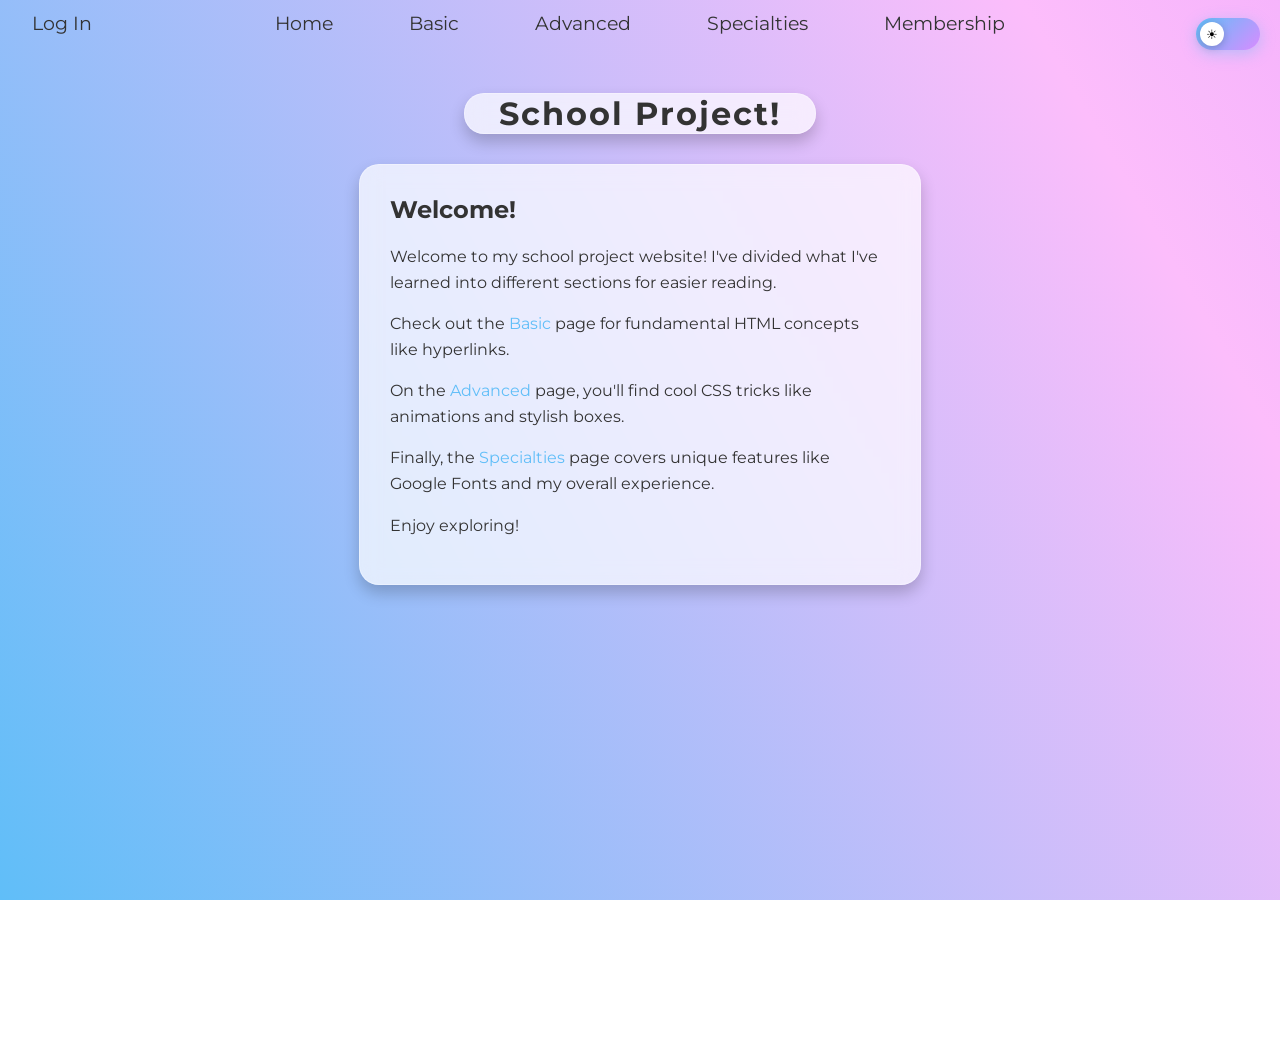
<file: index.html>
<!DOCTYPE html>
<html>
    <head>
        <title>School Project!</title>
        <link rel="stylesheet" href="style.css">
        <link rel="preconnect" href="https://fonts.googleapis.com">
        <link rel="preconnect" href="https://fonts.gstatic.com" crossorigin>
        <link href="https://fonts.googleapis.com/css2?family=Fredoka:wght@300..700&family=Montserrat:ital,wght@0,100..900;1,100..900&family=Poppins:ital,wght@0,100;0,200;0,300;0,400;0,500;0,600;0,700;0,800;0,900;1,100;1,200;1,300;1,400;1,500;1,600;1,700;1,800;1,900&display=swap" rel="stylesheet">
        <script src="Java/script.js" defer></script>
    </head>

    <body>
        <nav class="menu">
            <a href="/School-Website/" class="menu-item">Home</a>
            <a href="/School-Website/basic/" class="menu-item">Basic</a>
            <a href="/School-Website/advanced/" class="menu-item">Advanced</a>
            <a href="/School-Website/specialties/" class="menu-item">Specialties</a>
            <a href="/School-Website/Payment/" class="menu-item">Membership</a>
        </nav>

        <div class="auth-corner">
            <button id="openLoginButton" class="menu-item" type="button">Log In</button>
            <button id="logoutButton" class="menu-item" type="button" hidden>Log Out</button>
        </div>

        <div class="snowflakes" aria-hidden="true">
            <div class="snowflake"></div>
            <div class="snowflake"></div>
            <div class="snowflake"></div>
            <div class="snowflake"></div>
            <div class="snowflake"></div>
            <div class="snowflake"></div>
            <div class="snowflake"></div>
            <div class="snowflake"></div>
            <div class="snowflake"></div>
            <div class="snowflake"></div>
        </div>

        <div class="bg-container">
            <div class="box">
                <h1>School Project!</h1>
            </div>

            <div class="box content-box">
                <h2>Welcome!</h2>
                <p>Welcome to my school project website! I've divided what I've learned into different sections for easier reading.</p>
                <p>Check out the <a href="/School-Project/basic/">Basic</a> page for fundamental HTML concepts like hyperlinks.</p>
                <p>On the <a href="/School-Project/advanced/">Advanced</a> page, you'll find cool CSS tricks like animations and stylish boxes.</p>
                <p>Finally, the <a href="/School-Project/specialties/">Specialties</a> page covers unique features like Google Fonts and my overall experience.</p>
                <p>Enjoy exploring!</p>
            </div>

            <div id="specializationSection" class="box content-box specialization-box" hidden>
                <h2>Your Video Path</h2>
                <p id="specializationSummary">Answer the questions after login to generate your personalized path.</p>
                <ul id="videoList" class="video-list"></ul>
            </div>
        </div>

        <div id="overlay" class="passcode-overlay" aria-modal="true" role="dialog" hidden>
            <div class="passcode-card">
                <div id="loginStep" class="auth-step">
                    <p class="passcode-label">Login</p>
                    <input id="username" class="auth-input" type="text" placeholder="Username" autocomplete="username">
                    <input id="password" class="auth-input" type="password" placeholder="Password" autocomplete="current-password">
                    <button id="loginSubmitButton" class="auth-button" type="button">Continue</button>
                    <p id="authMessage" class="passcode-message" aria-live="polite"></p>
                </div>

                <form id="quizStep" class="auth-step hidden">
                    <p class="passcode-label">Personalize Your Learning</p>
                    <p class="quiz-help">Answer 5 quick questions so we can recommend your videos (A-Z).</p>
                    <div class="quiz-grid">
                        <label>1. What do you want to focus on?
                            <select id="q1" required>
                                <option value="">Select one</option>
                                <option value="frontend">Frontend</option>
                                <option value="backend">Backend</option>
                                <option value="design">Design/UI</option>
                                <option value="fullstack">Full Stack</option>
                            </select>
                        </label>
                        <label>2. Preferred lesson length?
                            <select id="q2" required>
                                <option value="">Select one</option>
                                <option value="quick">Quick lessons</option>
                                <option value="balanced">Balanced</option>
                                <option value="deep">Deep dives</option>
                            </select>
                        </label>
                        <label>3. Current skill level?
                            <select id="q3" required>
                                <option value="">Select one</option>
                                <option value="beginner">Beginner</option>
                                <option value="intermediate">Intermediate</option>
                                <option value="advanced">Advanced</option>
                            </select>
                        </label>
                        <label>4. How do you like to learn?
                            <select id="q4" required>
                                <option value="">Select one</option>
                                <option value="projects">Project based</option>
                                <option value="theory">Theory first</option>
                                <option value="mixed">Mixed approach</option>
                            </select>
                        </label>
                        <label>5. Pick your most important topic:
                            <select id="q5" required>
                                <option value="">Select one</option>
                                <option value="html">HTML</option>
                                <option value="css">CSS</option>
                                <option value="javascript">JavaScript</option>
                                <option value="accessibility">Accessibility</option>
                                <option value="performance">Performance</option>
                            </select>
                        </label>
                    </div>
                    <button class="auth-button" type="submit">Get My Video Plan</button>
                    <p id="quizMessage" class="passcode-message" aria-live="polite"></p>
                </form>
            </div>
        </div>

        <div class="theme-toggle">
            <button class="toggle-track" id="themeToggle" aria-label="Toggle dark mode">
                <div class="toggle-thumb">
                    <span class="toggle-icon-sun">&#9728;</span>
                    <span class="toggle-icon-moon">&#127769;</span>
                </div>
            </button>
        </div>
    </body>
</html>
</file>
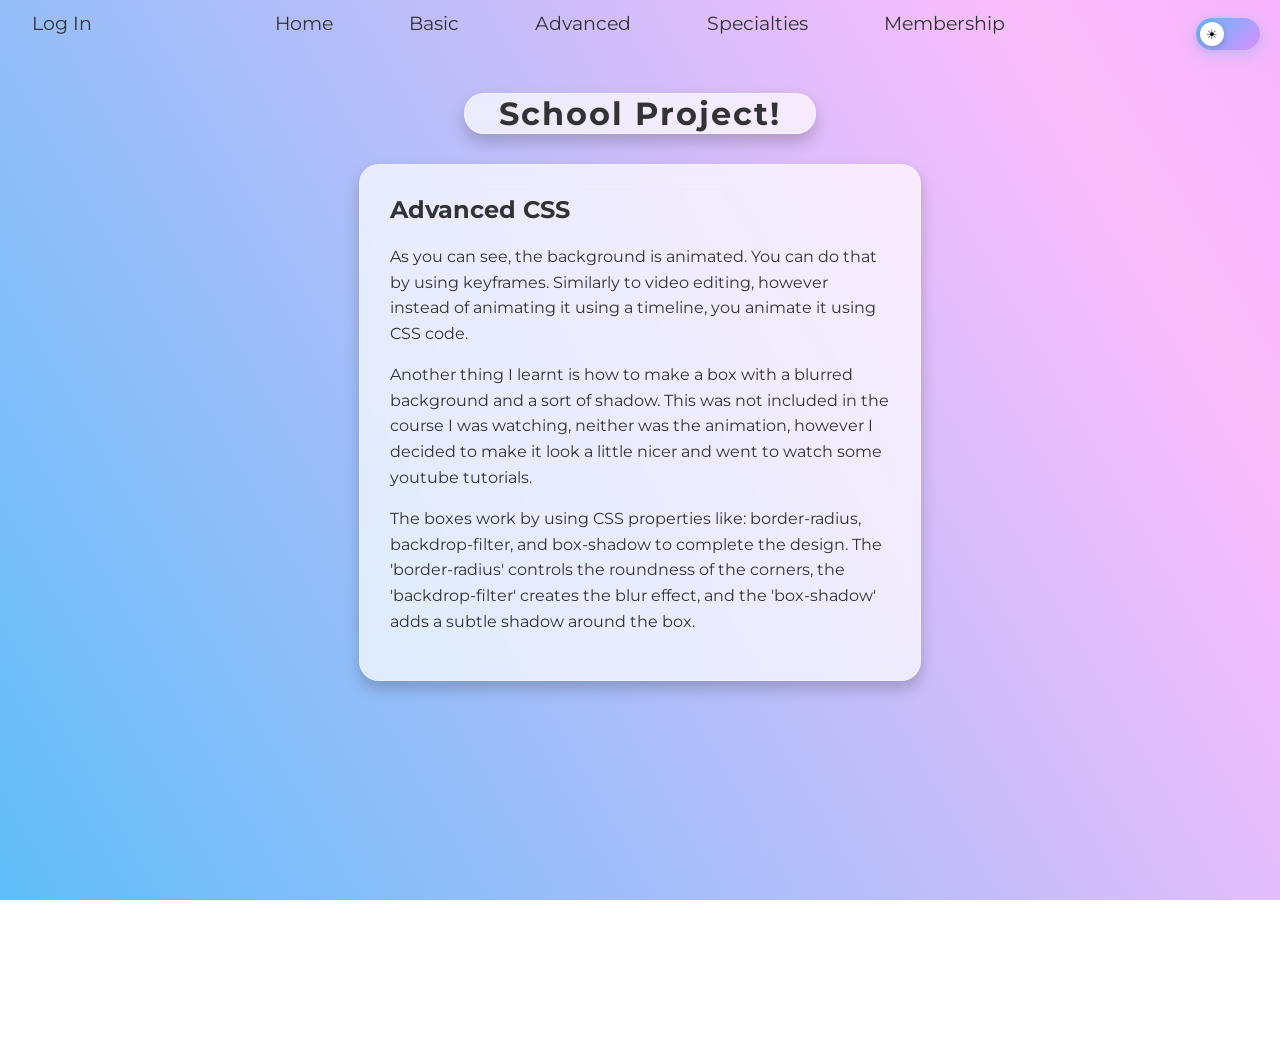
<file: advanced/index.html>
<!DOCTYPE html>
<html>
<head>
    <title>Advanced - School Project!</title>
    <link rel="stylesheet" href="../style.css">
    <link rel="preconnect" href="https://fonts.googleapis.com">
    <link rel="preconnect" href="https://fonts.gstatic.com" crossorigin>
    <link href="https://fonts.googleapis.com/css2?family=Fredoka:wght@300..700&family=Montserrat:ital,wght@0,100..900;1,100..900&family=Poppins:ital,wght@0,100;0,200;0,300;0,400;0,500;0,600;0,700;0,800;0,900;1,100;1,200;1,300;1,400;1,500;1,600;1,700;1,800;1,900&display=swap" rel="stylesheet">
    <script src="../Java/script.js" defer></script>
</head>
<body>
    <nav class="menu">
            <a href="/School-Website/" class="menu-item">Home</a>
            <a href="/School-Website/basic/" class="menu-item">Basic</a>
            <a href="/School-Website/advanced/" class="menu-item">Advanced</a>
            <a href="/School-Website/specialties/" class="menu-item">Specialties</a>
            <a href="/School-Website/Payment/" class="menu-item">Membership</a>
    </nav>

    <div class="auth-corner">
        <button id="openLoginButton" class="menu-item" type="button">Log In</button>
        <button id="logoutButton" class="menu-item" type="button" hidden>Log Out</button>
    </div>

    <div class="snowflakes" aria-hidden="true">
        <div class="snowflake"></div>
        <div class="snowflake"></div>
        <div class="snowflake"></div>
        <div class="snowflake"></div>
        <div class="snowflake"></div>
        <div class="snowflake"></div>
        <div class="snowflake"></div>
        <div class="snowflake"></div>
        <div class="snowflake"></div>
        <div class="snowflake"></div>
    </div>

    <div class="bg-container">
        <div class="box">
            <h1>School Project!</h1>
        </div>
        <div class="box content-box">
            <h2>Advanced CSS</h2>
            <p>As you can see, the background is animated. You can do that by using keyframes. Similarly to video editing, however instead of animating it using a timeline, you animate it using CSS code.</p>
            <p>Another thing I learnt is how to make a box with a blurred background and a sort of shadow. This was not included in the course I was watching, neither was the animation, however I decided to make it look a little nicer and went to watch some youtube tutorials.</p>
            <p>The boxes work by using CSS properties like: border-radius, backdrop-filter, and box-shadow to complete the design. The 'border-radius' controls the roundness of the corners, the 'backdrop-filter' creates the blur effect, and the 'box-shadow' adds a subtle shadow around the box.</p>
        </div>
    </div>

    <div id="overlay" class="passcode-overlay" aria-modal="true" role="dialog" hidden>
        <div class="passcode-card">
            <div id="loginStep" class="auth-step">
                <p class="passcode-label">Login</p>
                <input id="username" class="auth-input" type="text" placeholder="Username" autocomplete="username">
                <input id="password" class="auth-input" type="password" placeholder="Password" autocomplete="current-password">
                <button id="loginSubmitButton" class="auth-button" type="button">Continue</button>
                <p id="authMessage" class="passcode-message" aria-live="polite"></p>
            </div>

            <form id="quizStep" class="auth-step hidden">
                <p class="passcode-label">Personalize Your Learning</p>
                <p class="quiz-help">Answer 5 quick questions so we can recommend your videos (A-Z).</p>
                <div class="quiz-grid">
                    <label>1. What do you want to focus on?
                        <select id="q1" required>
                            <option value="">Select one</option>
                            <option value="frontend">Frontend</option>
                            <option value="backend">Backend</option>
                            <option value="design">Design/UI</option>
                            <option value="fullstack">Full Stack</option>
                        </select>
                    </label>
                    <label>2. Preferred lesson length?
                        <select id="q2" required>
                            <option value="">Select one</option>
                            <option value="quick">Quick lessons</option>
                            <option value="balanced">Balanced</option>
                            <option value="deep">Deep dives</option>
                        </select>
                    </label>
                    <label>3. Current skill level?
                        <select id="q3" required>
                            <option value="">Select one</option>
                            <option value="beginner">Beginner</option>
                            <option value="intermediate">Intermediate</option>
                            <option value="advanced">Advanced</option>
                        </select>
                    </label>
                    <label>4. How do you like to learn?
                        <select id="q4" required>
                            <option value="">Select one</option>
                            <option value="projects">Project based</option>
                            <option value="theory">Theory first</option>
                            <option value="mixed">Mixed approach</option>
                        </select>
                    </label>
                    <label>5. Pick your most important topic:
                        <select id="q5" required>
                            <option value="">Select one</option>
                            <option value="html">HTML</option>
                            <option value="css">CSS</option>
                            <option value="javascript">JavaScript</option>
                            <option value="accessibility">Accessibility</option>
                            <option value="performance">Performance</option>
                        </select>
                    </label>
                </div>
                <button class="auth-button" type="submit">Get My Video Plan</button>
                <p id="quizMessage" class="passcode-message" aria-live="polite"></p>
            </form>
        </div>
    </div>

    <div class="theme-toggle">
        <button class="toggle-track" id="themeToggle" aria-label="Toggle dark mode">
            <div class="toggle-thumb">
                <span class="toggle-icon-sun">&#9728;</span>
                <span class="toggle-icon-moon">&#127769;</span>
            </div>
        </button>
    </div>
</body>
</html>
</file>
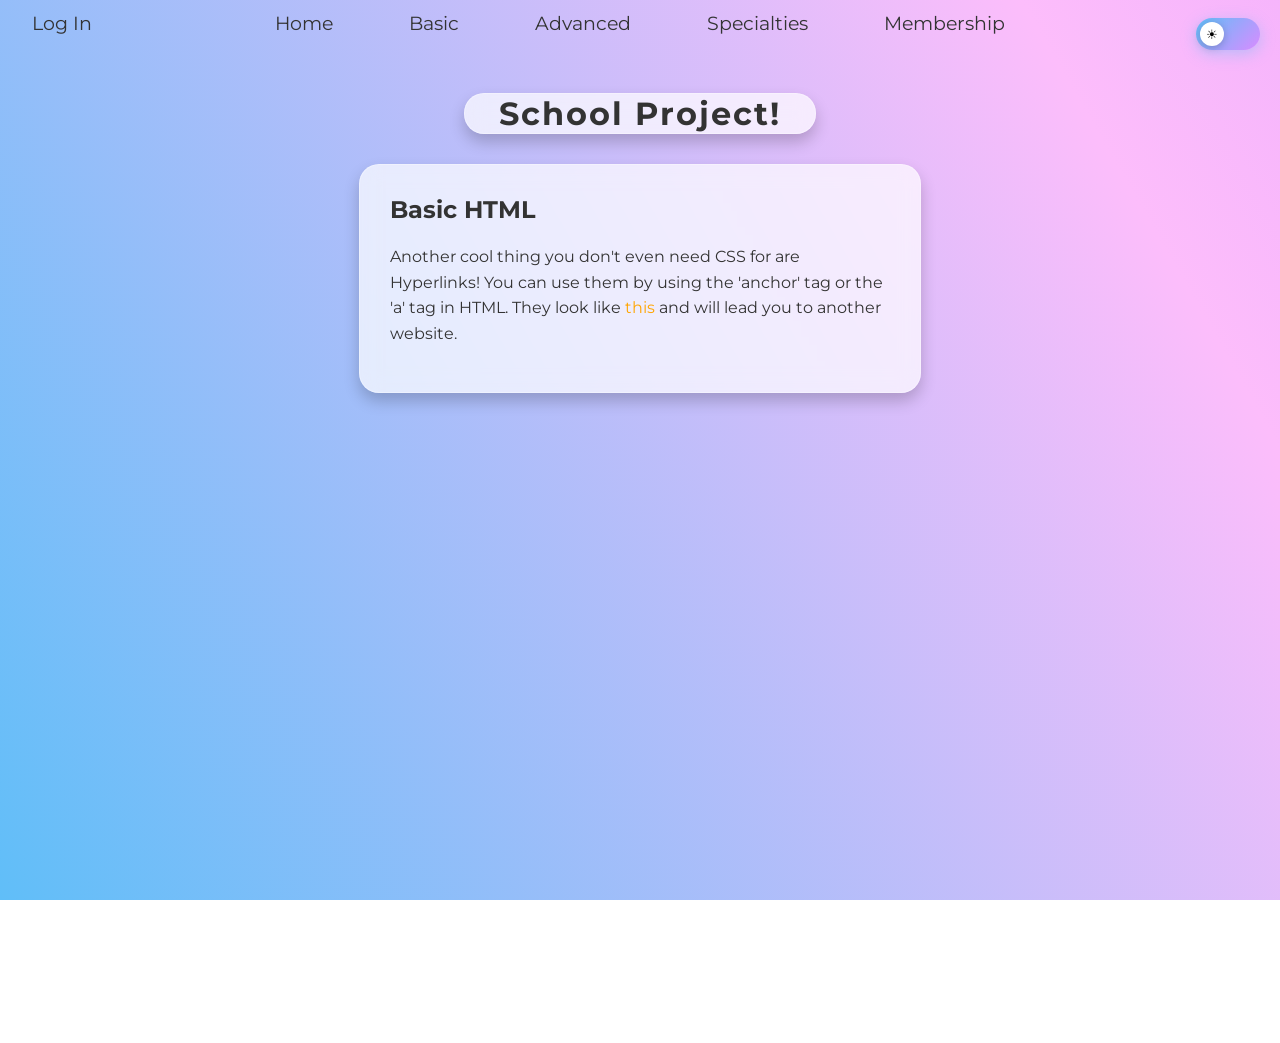
<file: basic/index.html>
<!DOCTYPE html>
<html>
<head>
    <title>Basic - School Project!</title>
    <link rel="stylesheet" href="../style.css">
    <link rel="preconnect" href="https://fonts.googleapis.com">
    <link rel="preconnect" href="https://fonts.gstatic.com" crossorigin>
    <link href="https://fonts.googleapis.com/css2?family=Fredoka:wght@300..700&family=Montserrat:ital,wght@0,100..900;1,100..900&family=Poppins:ital,wght@0,100;0,200;0,300;0,400;0,500;0,600;0,700;0,800;0,900;1,100;1,200;1,300;1,400;1,500;1,600;1,700;1,800;1,900&display=swap" rel="stylesheet">
    <script src="../Java/script.js" defer></script>
</head>
<body>
    <nav class="menu">
            <a href="/School-Website/" class="menu-item">Home</a>
            <a href="/School-Website/basic/" class="menu-item">Basic</a>
            <a href="/School-Website/advanced/" class="menu-item">Advanced</a>
            <a href="/School-Website/specialties/" class="menu-item">Specialties</a>
            <a href="/School-Website/Payment/" class="menu-item">Membership</a>
    </nav>

    <div class="auth-corner">
        <button id="openLoginButton" class="menu-item" type="button">Log In</button>
        <button id="logoutButton" class="menu-item" type="button" hidden>Log Out</button>
    </div>

    <div class="snowflakes" aria-hidden="true">
        <div class="snowflake"></div>
        <div class="snowflake"></div>
        <div class="snowflake"></div>
        <div class="snowflake"></div>
        <div class="snowflake"></div>
        <div class="snowflake"></div>
        <div class="snowflake"></div>
        <div class="snowflake"></div>
        <div class="snowflake"></div>
        <div class="snowflake"></div>
    </div>

    <div class="bg-container">
        <div class="box">
            <h1>School Project!</h1>
        </div>
        <div class="box content-box">
            <h2>Basic HTML</h2>
            <p>Another cool thing you don't even need CSS for are Hyperlinks! You can use them by using the 'anchor' tag or the 'a' tag in HTML. They look like <a style="color: orange;" href="https://www.pholectify.com" target="_blank">this</a> and will lead you to another website.</p>
        </div>
    </div>

    <div id="overlay" class="passcode-overlay" aria-modal="true" role="dialog" hidden>
        <div class="passcode-card">
            <div id="loginStep" class="auth-step">
                <p class="passcode-label">Login</p>
                <input id="username" class="auth-input" type="text" placeholder="Username" autocomplete="username">
                <input id="password" class="auth-input" type="password" placeholder="Password" autocomplete="current-password">
                <button id="loginSubmitButton" class="auth-button" type="button">Continue</button>
                <p id="authMessage" class="passcode-message" aria-live="polite"></p>
            </div>

            <form id="quizStep" class="auth-step hidden">
                <p class="passcode-label">Personalize Your Learning</p>
                <p class="quiz-help">Answer 5 quick questions so we can recommend your videos (A-Z).</p>
                <div class="quiz-grid">
                    <label>1. What do you want to focus on?
                        <select id="q1" required>
                            <option value="">Select one</option>
                            <option value="frontend">Frontend</option>
                            <option value="backend">Backend</option>
                            <option value="design">Design/UI</option>
                            <option value="fullstack">Full Stack</option>
                        </select>
                    </label>
                    <label>2. Preferred lesson length?
                        <select id="q2" required>
                            <option value="">Select one</option>
                            <option value="quick">Quick lessons</option>
                            <option value="balanced">Balanced</option>
                            <option value="deep">Deep dives</option>
                        </select>
                    </label>
                    <label>3. Current skill level?
                        <select id="q3" required>
                            <option value="">Select one</option>
                            <option value="beginner">Beginner</option>
                            <option value="intermediate">Intermediate</option>
                            <option value="advanced">Advanced</option>
                        </select>
                    </label>
                    <label>4. How do you like to learn?
                        <select id="q4" required>
                            <option value="">Select one</option>
                            <option value="projects">Project based</option>
                            <option value="theory">Theory first</option>
                            <option value="mixed">Mixed approach</option>
                        </select>
                    </label>
                    <label>5. Pick your most important topic:
                        <select id="q5" required>
                            <option value="">Select one</option>
                            <option value="html">HTML</option>
                            <option value="css">CSS</option>
                            <option value="javascript">JavaScript</option>
                            <option value="accessibility">Accessibility</option>
                            <option value="performance">Performance</option>
                        </select>
                    </label>
                </div>
                <button class="auth-button" type="submit">Get My Video Plan</button>
                <p id="quizMessage" class="passcode-message" aria-live="polite"></p>
            </form>
        </div>
    </div>

    <div class="theme-toggle">
        <button class="toggle-track" id="themeToggle" aria-label="Toggle dark mode">
            <div class="toggle-thumb">
                <span class="toggle-icon-sun">&#9728;</span>
                <span class="toggle-icon-moon">&#127769;</span>
            </div>
        </button>
    </div>
</body>
</html>
</file>
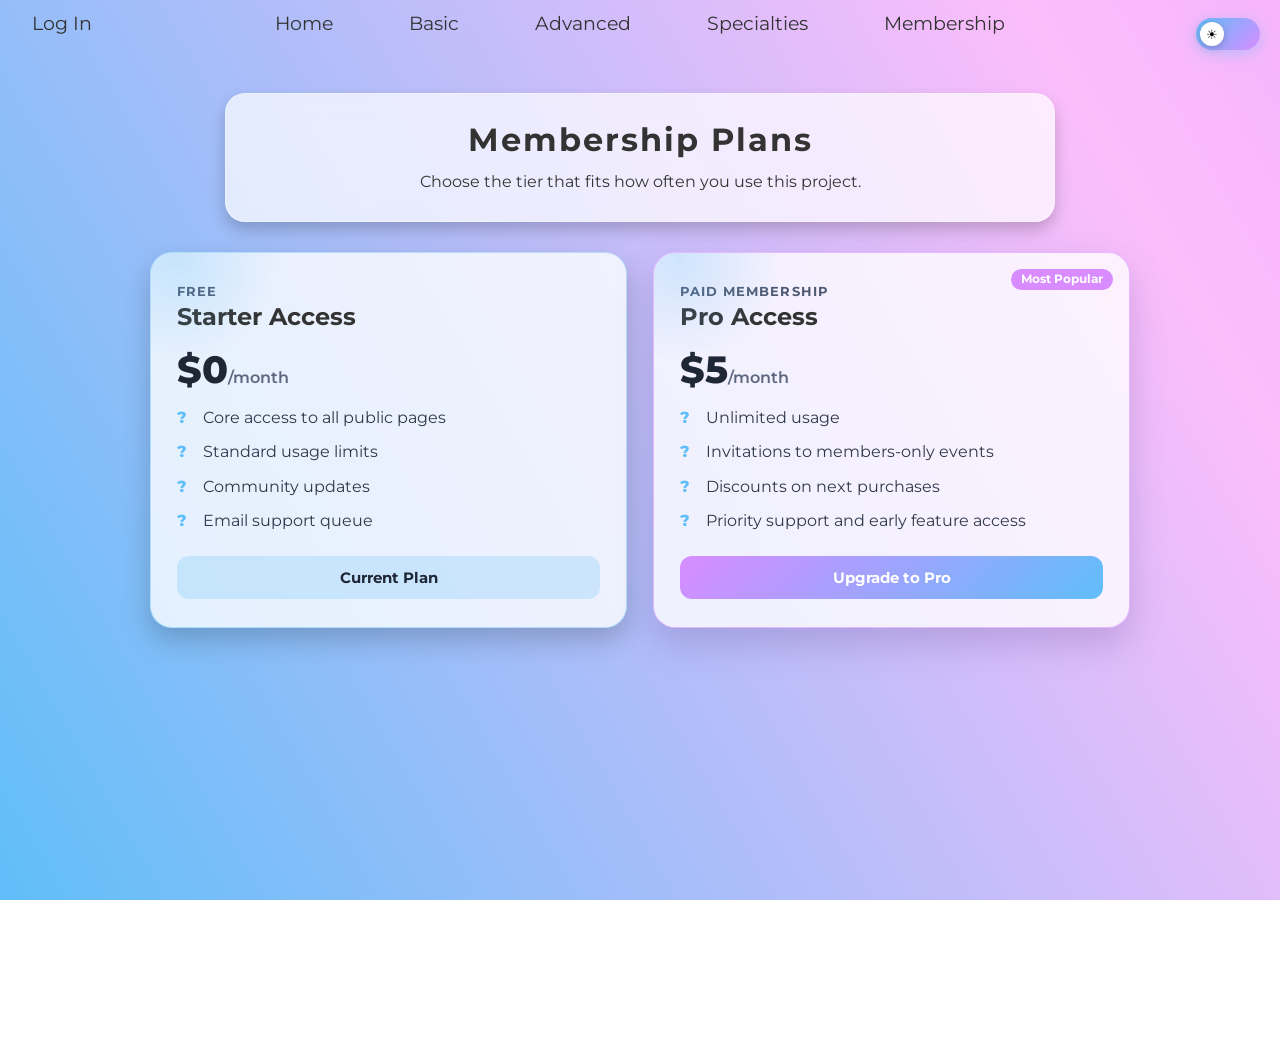
<file: Payment/index.html>
<!DOCTYPE html>
<html>
<head>
    <title>Membership - School Project!</title>
    <link rel="stylesheet" href="../style.css">
    <link rel="preconnect" href="https://fonts.googleapis.com">
    <link rel="preconnect" href="https://fonts.gstatic.com" crossorigin>
    <link href="https://fonts.googleapis.com/css2?family=Fredoka:wght@300..700&family=Montserrat:ital,wght@0,100..900;1,100..900&family=Poppins:ital,wght@0,100;0,200;0,300;0,400;0,500;0,600;0,700;0,800;0,900;1,100;1,200;1,300;1,400;1,500;1,600;1,700;1,800;1,900&display=swap" rel="stylesheet">
    <script src="../Java/script.js" defer></script>
</head>
<body>
    <nav class="menu">
            <a href="/School-Website/" class="menu-item">Home</a>
            <a href="/School-Website/basic/" class="menu-item">Basic</a>
            <a href="/School-Website/advanced/" class="menu-item">Advanced</a>
            <a href="/School-Website/specialties/" class="menu-item">Specialties</a>
            <a href="/School-Website/Payment/" class="menu-item">Membership</a>
    </nav>

    <div class="auth-corner">
        <button id="openLoginButton" class="menu-item" type="button">Log In</button>
        <button id="logoutButton" class="menu-item" type="button" hidden>Log Out</button>
    </div>

    <div class="snowflakes" aria-hidden="true">
        <div class="snowflake"></div>
        <div class="snowflake"></div>
        <div class="snowflake"></div>
        <div class="snowflake"></div>
        <div class="snowflake"></div>
        <div class="snowflake"></div>
        <div class="snowflake"></div>
        <div class="snowflake"></div>
        <div class="snowflake"></div>
        <div class="snowflake"></div>
    </div>

    <div class="bg-container">
        <div class="box membership-hero">
            <h1>Membership Plans</h1>
            <p>Choose the tier that fits how often you use this project.</p>
        </div>

        <section class="pricing-grid" aria-label="Membership tiers">
            <article class="tier-card tier-free">
                <p class="tier-label">Free</p>
                <h2>Starter Access</h2>
                <p class="tier-price">$0<span>/month</span></p>
                <ul class="tier-perks">
                    <li>Core access to all public pages</li>
                    <li>Standard usage limits</li>
                    <li>Community updates</li>
                    <li>Email support queue</li>
                </ul>
                <button class="tier-cta" type="button">Current Plan</button>
            </article>

            <article class="tier-card tier-pro">
                <p class="tier-badge">Most Popular</p>
                <p class="tier-label">Paid Membership</p>
                <h2>Pro Access</h2>
                <p class="tier-price">$5<span>/month</span></p>
                <ul class="tier-perks">
                    <li>Unlimited usage</li>
                    <li>Invitations to members-only events</li>
                    <li>Discounts on next purchases</li>
                    <li>Priority support and early feature access</li>
                </ul>
                <button class="tier-cta tier-cta-pro" type="button">Upgrade to Pro</button>
            </article>
        </section>
    </div>

    <div id="overlay" class="passcode-overlay" aria-modal="true" role="dialog" hidden>
        <div class="passcode-card">
            <div id="loginStep" class="auth-step">
                <p class="passcode-label">Login</p>
                <input id="username" class="auth-input" type="text" placeholder="Username" autocomplete="username">
                <input id="password" class="auth-input" type="password" placeholder="Password" autocomplete="current-password">
                <button id="loginSubmitButton" class="auth-button" type="button">Continue</button>
                <p id="authMessage" class="passcode-message" aria-live="polite"></p>
            </div>

            <form id="quizStep" class="auth-step hidden">
                <p class="passcode-label">Personalize Your Learning</p>
                <p class="quiz-help">Answer 5 quick questions so we can recommend your videos (A-Z).</p>
                <div class="quiz-grid">
                    <label>1. What do you want to focus on?
                        <select id="q1" required>
                            <option value="">Select one</option>
                            <option value="frontend">Frontend</option>
                            <option value="backend">Backend</option>
                            <option value="design">Design/UI</option>
                            <option value="fullstack">Full Stack</option>
                        </select>
                    </label>
                    <label>2. Preferred lesson length?
                        <select id="q2" required>
                            <option value="">Select one</option>
                            <option value="quick">Quick lessons</option>
                            <option value="balanced">Balanced</option>
                            <option value="deep">Deep dives</option>
                        </select>
                    </label>
                    <label>3. Current skill level?
                        <select id="q3" required>
                            <option value="">Select one</option>
                            <option value="beginner">Beginner</option>
                            <option value="intermediate">Intermediate</option>
                            <option value="advanced">Advanced</option>
                        </select>
                    </label>
                    <label>4. How do you like to learn?
                        <select id="q4" required>
                            <option value="">Select one</option>
                            <option value="projects">Project based</option>
                            <option value="theory">Theory first</option>
                            <option value="mixed">Mixed approach</option>
                        </select>
                    </label>
                    <label>5. Pick your most important topic:
                        <select id="q5" required>
                            <option value="">Select one</option>
                            <option value="html">HTML</option>
                            <option value="css">CSS</option>
                            <option value="javascript">JavaScript</option>
                            <option value="accessibility">Accessibility</option>
                            <option value="performance">Performance</option>
                        </select>
                    </label>
                </div>
                <button class="auth-button" type="submit">Get My Video Plan</button>
                <p id="quizMessage" class="passcode-message" aria-live="polite"></p>
            </form>
        </div>
    </div>

    <div class="theme-toggle">
        <button class="toggle-track" id="themeToggle" aria-label="Toggle dark mode">
            <div class="toggle-thumb">
                <span class="toggle-icon-sun">&#9728;</span>
                <span class="toggle-icon-moon">&#127769;</span>
            </div>
        </button>
    </div>
</body>
</html>
</file>
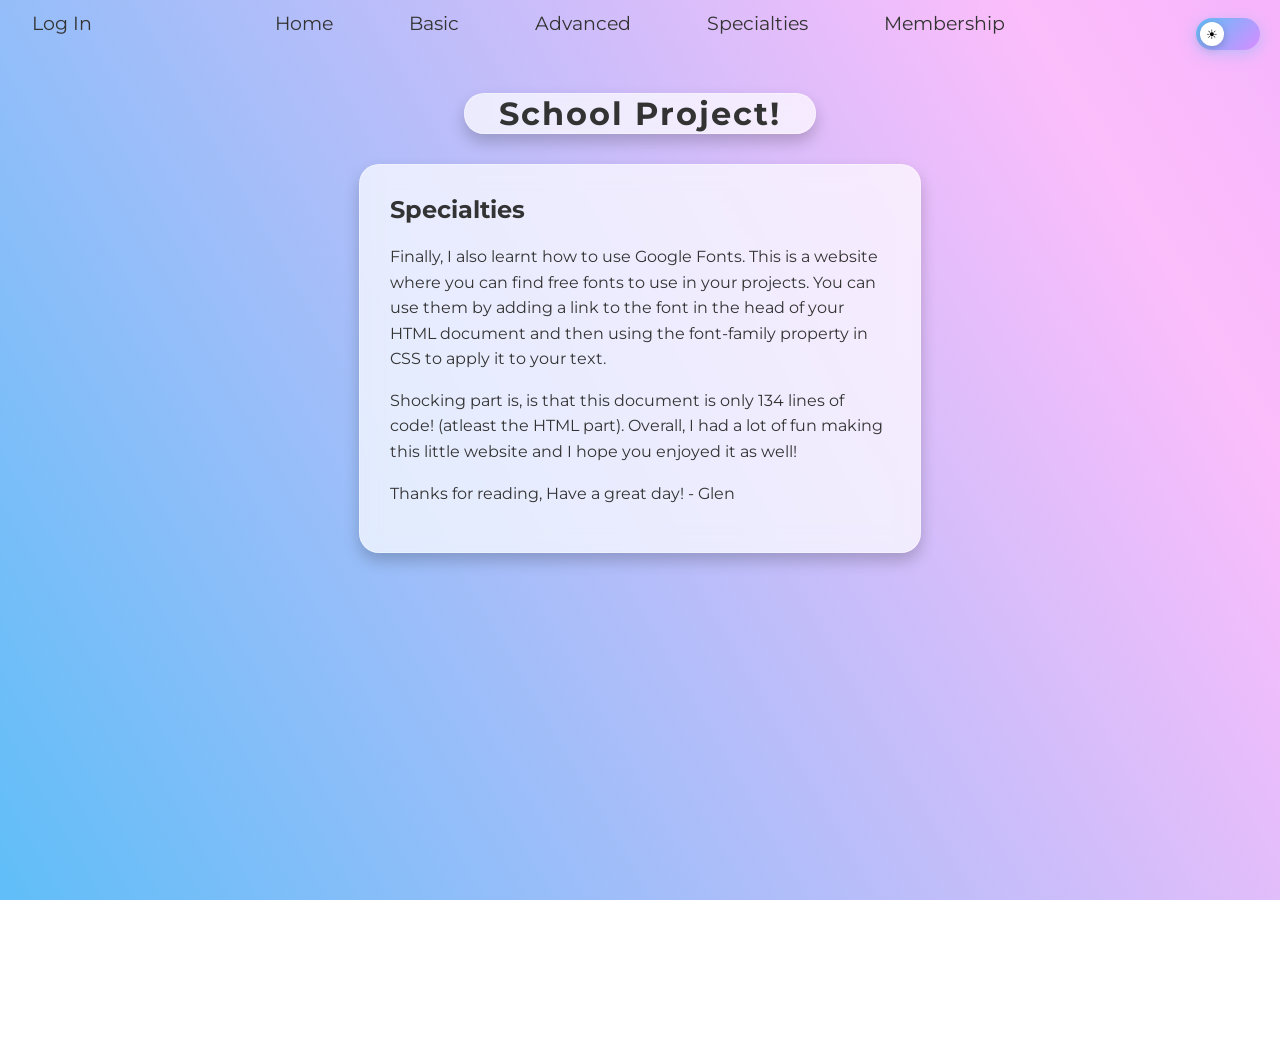
<file: specialties/index.html>
<!DOCTYPE html>
<html>
<head>
    <title>Specialties - School Project!</title>
    <link rel="stylesheet" href="../style.css">
    <link rel="preconnect" href="https://fonts.googleapis.com">
    <link rel="preconnect" href="https://fonts.gstatic.com" crossorigin>
    <link href="https://fonts.googleapis.com/css2?family=Fredoka:wght@300..700&family=Montserrat:ital,wght@0,100..900;1,100..900&family=Poppins:ital,wght@0,100;0,200;0,300;0,400;0,500;0,600;0,700;0,800;0,900;1,100;1,200;1,300;1,400;1,500;1,600;1,700;1,800;1,900&display=swap" rel="stylesheet">
    <script src="../Java/script.js" defer></script>
</head>
<body>
    <nav class="menu">
            <a href="/School-Website/" class="menu-item">Home</a>
            <a href="/School-Website/basic/" class="menu-item">Basic</a>
            <a href="/School-Website/advanced/" class="menu-item">Advanced</a>
            <a href="/School-Website/specialties/" class="menu-item">Specialties</a>
            <a href="/School-Website/Payment/" class="menu-item">Membership</a>
    </nav>

    <div class="auth-corner">
        <button id="openLoginButton" class="menu-item" type="button">Log In</button>
        <button id="logoutButton" class="menu-item" type="button" hidden>Log Out</button>
    </div>

    <div class="snowflakes" aria-hidden="true">
        <div class="snowflake"></div>
        <div class="snowflake"></div>
        <div class="snowflake"></div>
        <div class="snowflake"></div>
        <div class="snowflake"></div>
        <div class="snowflake"></div>
        <div class="snowflake"></div>
        <div class="snowflake"></div>
        <div class="snowflake"></div>
        <div class="snowflake"></div>
    </div>

    <div class="bg-container">
        <div class="box">
            <h1>School Project!</h1>
        </div>
        <div class="box content-box">
            <h2>Specialties</h2>
            <p>Finally, I also learnt how to use Google Fonts. This is a website where you can find free fonts to use in your projects. You can use them by adding a link to the font in the head of your HTML document and then using the font-family property in CSS to apply it to your text.</p>
            <p>Shocking part is, is that this document is only 134 lines of code! (atleast the HTML part). Overall, I had a lot of fun making this little website and I hope you enjoyed it as well!</p>
            <p>Thanks for reading, Have a great day! - Glen</p>
        </div>
    </div>

    <div id="overlay" class="passcode-overlay" aria-modal="true" role="dialog" hidden>
        <div class="passcode-card">
            <div id="loginStep" class="auth-step">
                <p class="passcode-label">Login</p>
                <input id="username" class="auth-input" type="text" placeholder="Username" autocomplete="username">
                <input id="password" class="auth-input" type="password" placeholder="Password" autocomplete="current-password">
                <button id="loginSubmitButton" class="auth-button" type="button">Continue</button>
                <p id="authMessage" class="passcode-message" aria-live="polite"></p>
            </div>

            <form id="quizStep" class="auth-step hidden">
                <p class="passcode-label">Personalize Your Learning</p>
                <p class="quiz-help">Answer 5 quick questions so we can recommend your videos (A-Z).</p>
                <div class="quiz-grid">
                    <label>1. What do you want to focus on?
                        <select id="q1" required>
                            <option value="">Select one</option>
                            <option value="frontend">Frontend</option>
                            <option value="backend">Backend</option>
                            <option value="design">Design/UI</option>
                            <option value="fullstack">Full Stack</option>
                        </select>
                    </label>
                    <label>2. Preferred lesson length?
                        <select id="q2" required>
                            <option value="">Select one</option>
                            <option value="quick">Quick lessons</option>
                            <option value="balanced">Balanced</option>
                            <option value="deep">Deep dives</option>
                        </select>
                    </label>
                    <label>3. Current skill level?
                        <select id="q3" required>
                            <option value="">Select one</option>
                            <option value="beginner">Beginner</option>
                            <option value="intermediate">Intermediate</option>
                            <option value="advanced">Advanced</option>
                        </select>
                    </label>
                    <label>4. How do you like to learn?
                        <select id="q4" required>
                            <option value="">Select one</option>
                            <option value="projects">Project based</option>
                            <option value="theory">Theory first</option>
                            <option value="mixed">Mixed approach</option>
                        </select>
                    </label>
                    <label>5. Pick your most important topic:
                        <select id="q5" required>
                            <option value="">Select one</option>
                            <option value="html">HTML</option>
                            <option value="css">CSS</option>
                            <option value="javascript">JavaScript</option>
                            <option value="accessibility">Accessibility</option>
                            <option value="performance">Performance</option>
                        </select>
                    </label>
                </div>
                <button class="auth-button" type="submit">Get My Video Plan</button>
                <p id="quizMessage" class="passcode-message" aria-live="polite"></p>
            </form>
        </div>
    </div>

    <div class="theme-toggle">
        <button class="toggle-track" id="themeToggle" aria-label="Toggle dark mode">
            <div class="toggle-thumb">
                <span class="toggle-icon-sun">&#9728;</span>
                <span class="toggle-icon-moon">&#127769;</span>
            </div>
        </button>
    </div>
</body>
</html>
</file>
<file: style.css>
/* Top menu bar styles */
.menu {
    width: 100%;
    display: flex;
    justify-content: center;
    align-items: center;
    gap: 40px;
    top: 0;
    left: 0;
    z-index: 200;
    background: none;
    padding: 3px 0 0 0;
    
}

.menu-item {
    position: relative;
    font-family: 'Montserrat';
    font-size: 1.2rem;
    color: #333;
    text-decoration: none;
    background: none;
    border: none;
    padding: 8px 18px;
    cursor: pointer;
    transition: color 0.2s;
}


.menu-item:after {
    content: '';
    position: absolute;
    left: 0;
    right: 0;
    bottom: 0;
    height: 2px;
    background: #60bef8;
    transform: scaleX(0);
    transform-origin: center;
    transition: transform 0.4s cubic-bezier(.4,0,.2,1);
}

.menu-item:hover:after {
    transform: scaleX(1);
}

.menu-item:hover {
    color: #60bef8;
    background: rgba(255,255,255,0.7);
    border-radius: 8px;
    transition: background 0.3s, color 0.2s;
}

body {
    padding-top: 190px;
    background-image: linear-gradient(60deg, #60bef8, #fcbdfb, #d88cff);
    background-size: 200% 100%;
    animation: bgAnimatedGradient 15s infinite linear;
    background-attachment: fixed;
}
html, body{
    margin: 0;
    padding: 0;
    min-height: 100vh;
}

.bg-container{
    background: none;
    width: 100%;
    min-height: 100vh;
    display: flex;
    flex-direction: column;
    justify-content: flex-start;
    align-items: center;
    padding-top: 50px;
    gap: 30px;
    padding-bottom: 50px;
}

.box {
    background-color: rgba(255, 255, 255, 0.7);
    backdrop-filter: blur(10px);
    border: 1px solid rgba(255, 255, 255, 0.3);
    border-radius: 20px;
    box-shadow: 0 8px 16px rgba(0, 0, 0, 0.2);
    width: 350px;
}

.box:first-child {
    position: sticky;
    top: 20px;
    z-index: 100;
    transition: all 0.7s ease-out;
}

.content-box {
    width: 500px;
    padding: 30px;
    border-radius: 20px;
}

h1{
    text-align: center;
    padding-top: 0;
    font-family: 'Montserrat';
    letter-spacing: 2px;
    color: #333;
    margin: 0;
}

h2 {
    font-family: 'Montserrat';
    color: #333;
    margin-top: 0;
}

h3 {
    font-family: 'Montserrat';
    color: #333;
    margin-top: 0;
}

p {
    font-family: 'Montserrat';
    color: #333;
    line-height: 1.6;
}

.membership-hero {
    width: min(760px, 90vw);
    padding: 26px 34px;
}

.membership-hero p {
    margin: 10px 0 0;
    text-align: center;
    font-size: 1rem;
}

.pricing-grid {
    width: min(980px, 92vw);
    display: grid;
    grid-template-columns: repeat(2, minmax(0, 1fr));
    gap: 26px;
    z-index: 2;
}

.tier-card {
    position: relative;
    background: rgba(255, 255, 255, 0.78);
    border: 1px solid rgba(255, 255, 255, 0.45);
    border-radius: 22px;
    backdrop-filter: blur(10px);
    box-shadow: 0 12px 28px rgba(0, 0, 0, 0.2);
    padding: 28px 26px;
    overflow: hidden;
}

.tier-card::before {
    content: "";
    position: absolute;
    inset: -100px auto auto -80px;
    width: 210px;
    height: 210px;
    border-radius: 50%;
    background: radial-gradient(circle, rgba(96, 190, 248, 0.25), transparent 70%);
    pointer-events: none;
}

.tier-free {
    border-color: rgba(96, 190, 248, 0.4);
}

.tier-pro {
    border-color: rgba(216, 140, 255, 0.55);
    box-shadow: 0 16px 34px rgba(101, 72, 144, 0.25);
}

.tier-label {
    margin: 0;
    font-size: 0.82rem;
    font-weight: 700;
    letter-spacing: 0.08em;
    text-transform: uppercase;
    color: #4e5a73;
}

.tier-badge {
    position: absolute;
    top: 16px;
    right: 16px;
    margin: 0;
    padding: 4px 10px;
    border-radius: 999px;
    background: #d88cff;
    color: #fff;
    font-size: 0.72rem;
    font-weight: 700;
    line-height: 1.2;
}

.tier-price {
    margin: 8px 0 18px;
    font-family: 'Montserrat';
    font-size: 2.4rem;
    font-weight: 800;
    line-height: 1;
    color: #1f2635;
}

.tier-price span {
    font-size: 1rem;
    font-weight: 600;
    color: #5d6880;
}

.tier-perks {
    margin: 0 0 24px;
    padding: 0;
    list-style: none;
}

.tier-perks li {
    position: relative;
    padding-left: 26px;
    margin: 0 0 12px;
    font-family: 'Montserrat';
    color: #30384b;
    line-height: 1.4;
}

.tier-perks li::before {
    content: "?";
    position: absolute;
    left: 0;
    top: 0;
    color: #60bef8;
    font-weight: 800;
}

.tier-cta {
    width: 100%;
    border: 0;
    border-radius: 12px;
    padding: 12px 16px;
    font-family: 'Montserrat';
    font-size: 0.95rem;
    font-weight: 700;
    cursor: pointer;
    color: #1f2635;
    background: rgba(96, 190, 248, 0.24);
    transition: transform 0.2s ease, box-shadow 0.2s ease, background 0.2s ease;
}

.tier-cta:hover {
    transform: translateY(-2px);
    background: rgba(96, 190, 248, 0.32);
    box-shadow: 0 8px 18px rgba(96, 190, 248, 0.22);
}

.tier-cta-pro {
    color: #fff;
    background: linear-gradient(135deg, #d88cff, #60bef8);
}

.tier-cta-pro:hover {
    background: linear-gradient(135deg, #c679f7, #4baeea);
    box-shadow: 0 10px 20px rgba(109, 73, 154, 0.32);
}

@media (max-width: 760px) {
    .pricing-grid {
        grid-template-columns: 1fr;
        width: min(560px, 92vw);
    }

    .membership-hero {
        width: min(560px, 90vw);
        padding: 20px 22px;
    }

    .tier-price {
        font-size: 2.1rem;
    }
}

/* Passcode Lock */

body.locked {
    overflow: hidden;
}

.passcode-overlay {
    --lava-c1: rgba(96, 190, 248, 0.42);
    --lava-c2: rgba(216, 140, 255, 0.36);
    --lava-c3: rgba(252, 189, 251, 0.4);
    position: fixed;
    inset: 0;
    z-index: 1000;
    display: flex;
    align-items: center;
    justify-content: center;
    overflow: hidden;
    isolation: isolate;
    padding: 24px;
    background: rgba(4, 8, 20, 0.7);
    backdrop-filter: blur(10px);
    opacity: 0;
    transform: scale(1.01);
    animation: overlayIn 0.45s ease forwards;
}

.passcode-overlay[hidden] {
    display: none !important;
}

.auth-corner {
    position: fixed;
    top: 3px;
    left: 14px;
    z-index: 420;
}

.passcode-overlay::before,
.passcode-overlay::after {
    content: "";
    position: absolute;
    inset: -25%;
    z-index: 0;
    pointer-events: none;
    border-radius: 45%;
    opacity: 0.78;
    filter: blur(34px) saturate(115%);
}

.passcode-overlay::before {
    background:
        radial-gradient(40% 35% at 16% 58%, var(--lava-c1), transparent 72%),
        radial-gradient(38% 33% at 64% 32%, var(--lava-c2), transparent 74%),
        radial-gradient(42% 36% at 82% 72%, var(--lava-c3), transparent 76%);
    animation: lavaShiftA 11s linear infinite;
}

.passcode-overlay::after {
    background:
        radial-gradient(36% 32% at 72% 68%, var(--lava-c1), transparent 72%),
        radial-gradient(44% 38% at 30% 22%, var(--lava-c2), transparent 74%),
        radial-gradient(34% 32% at 10% 82%, var(--lava-c3), transparent 76%);
    animation: lavaShiftB 13s linear infinite;
    opacity: 0.66;
}

.passcode-card {
    position: relative;
    z-index: 2;
    width: min(360px, 90vw);
    padding: 28px 24px;
    border-radius: 18px;
    border: 1px solid rgba(255, 255, 255, 0.25);
    background: linear-gradient(145deg, rgba(255, 255, 255, 0.95), rgba(235, 240, 255, 0.88));
    box-shadow: 0 22px 46px rgba(0, 0, 0, 0.35);
    text-align: center;
    transform: translateY(12px) scale(0.98);
    animation: cardIn 0.45s cubic-bezier(.2, .7, .2, 1) forwards;
}

body.dark .passcode-card {
    background: linear-gradient(145deg, rgba(24, 28, 46, 0.96), rgba(15, 20, 40, 0.92));
    border-color: rgba(255, 255, 255, 0.12);
}

body.dark .passcode-overlay {
    --lava-c1: rgba(56, 121, 200, 0.36);
    --lava-c2: rgba(90, 52, 145, 0.42);
    --lava-c3: rgba(35, 91, 145, 0.34);
    background: rgba(5, 8, 18, 0.74);
}

.passcode-label {
    margin: 0 0 12px;
    font-family: 'Montserrat';
    font-size: 1.1rem;
    font-weight: 700;
    letter-spacing: 0.05em;
    text-transform: uppercase;
}

.passcode-input {
    width: 172px;
    max-width: 100%;
    height: 52px;
    border-radius: 12px;
    border: 1px solid rgba(96, 190, 248, 0.5);
    outline: none;
    text-align: center;
    font-family: 'Montserrat';
    font-size: 1.6rem;
    font-weight: 700;
    letter-spacing: 0.35em;
    color: #1f2635;
    background: rgba(255, 255, 255, 0.95);
    transition: border-color 0.22s ease, box-shadow 0.22s ease, transform 0.22s ease;
}

.passcode-input:focus {
    border-color: #60bef8;
    box-shadow: 0 0 0 4px rgba(96, 190, 248, 0.2);
    transform: translateY(-1px);
}

body.dark .passcode-input {
    color: #edf1ff;
    background: rgba(8, 13, 26, 0.92);
    border-color: rgba(96, 190, 248, 0.4);
}

.passcode-message {
    min-height: 1.25rem;
    margin: 12px 0 0;
    font-family: 'Montserrat';
    font-size: 0.88rem;
    font-weight: 600;
    color: #6d7485;
}

.passcode-message.error {
    color: #d84f7d;
}

.auth-step.hidden {
    display: none;
}

.auth-input {
    width: min(280px, 100%);
    height: 44px;
    border-radius: 10px;
    border: 1px solid rgba(96, 190, 248, 0.4);
    padding: 0 12px;
    margin: 0 auto 10px;
    display: block;
    font-family: 'Montserrat';
    font-size: 0.95rem;
    color: #1f2635;
    background: rgba(255, 255, 255, 0.95);
    outline: none;
}

.auth-input:focus {
    border-color: #60bef8;
    box-shadow: 0 0 0 3px rgba(96, 190, 248, 0.2);
}

.auth-button {
    width: min(280px, 100%);
    height: 44px;
    border: none;
    border-radius: 10px;
    margin-top: 4px;
    font-family: 'Montserrat';
    font-size: 0.95rem;
    font-weight: 700;
    color: #fff;
    background: linear-gradient(135deg, #60bef8, #d88cff);
    cursor: pointer;
}

.auth-button:hover {
    filter: brightness(1.04);
}

.quiz-help {
    margin: 0 0 12px;
    font-size: 0.86rem;
    color: #5c6275;
}

.quiz-grid label {
    display: block;
    text-align: left;
    margin-bottom: 10px;
    font-family: 'Montserrat';
    font-size: 0.85rem;
    font-weight: 600;
    color: #3b4254;
}

.quiz-grid select {
    width: 100%;
    height: 36px;
    margin-top: 6px;
    border-radius: 8px;
    border: 1px solid rgba(96, 190, 248, 0.35);
    padding: 0 8px;
    font-family: 'Montserrat';
    background: rgba(255, 255, 255, 0.94);
    color: #1f2635;
}

.specialization-box {
    width: min(650px, 92vw);
}

.video-list {
    margin: 12px 0 0;
    padding: 0;
    list-style: none;
}

.video-list li {
    margin: 0 0 10px;
    padding: 10px 12px;
    border-radius: 10px;
    background: rgba(255, 255, 255, 0.6);
    border: 1px solid rgba(96, 190, 248, 0.25);
    font-family: 'Montserrat';
    color: #283045;
}

.passcode-overlay.unlocking {
    animation: overlayOut 1.2s cubic-bezier(.22, .72, .18, 1) forwards;
}

.passcode-overlay.unlocking::before {
    animation: lavaExitA 1.2s cubic-bezier(.22, .72, .18, 1) forwards;
}

.passcode-overlay.unlocking::after {
    animation: lavaExitB 1.2s cubic-bezier(.22, .72, .18, 1) forwards;
}

.passcode-overlay.unlocking .passcode-card {
    animation: cardOut 1.1s cubic-bezier(.2, .74, .18, 1) forwards;
}

.passcode-input.shake {
    animation: shake 0.28s linear;
}

@keyframes overlayIn {
    from {
        opacity: 0;
    }
    to {
        opacity: 1;
        transform: scale(1);
    }
}

@keyframes cardIn {
    to {
        transform: translateY(0) scale(1);
    }
}

@keyframes overlayOut {
    0% {
        opacity: 1;
        transform: scale(1);
        backdrop-filter: blur(10px);
    }
    100% {
        opacity: 0;
        transform: scale(1.02);
        backdrop-filter: blur(2px);
        visibility: hidden;
    }
}

@keyframes cardOut {
    0% {
        opacity: 1;
        filter: blur(0);
        transform: translateY(0) scale(1);
        box-shadow: 0 22px 46px rgba(0, 0, 0, 0.35);
    }
    28% {
        opacity: 1;
        filter: blur(0);
        transform: translateY(-7px) scale(1.02);
        box-shadow: 0 28px 60px rgba(96, 190, 248, 0.38);
    }
    to {
        opacity: 0;
        filter: blur(7px);
        transform: translateY(30px) scale(0.93);
        box-shadow: 0 12px 28px rgba(0, 0, 0, 0.16);
    }
}

@keyframes lavaShiftA {
    0% {
        transform: translate(-4%, 0%) rotate(0deg) scale(1);
    }
    50% {
        transform: translate(5%, -4%) rotate(180deg) scale(1.09);
    }
    100% {
        transform: translate(-4%, 0%) rotate(360deg) scale(1);
    }
}

@keyframes lavaShiftB {
    0% {
        transform: translate(5%, -3%) rotate(0deg) scale(1.04);
    }
    50% {
        transform: translate(-5%, 4%) rotate(-180deg) scale(1.12);
    }
    100% {
        transform: translate(5%, -3%) rotate(-360deg) scale(1.04);
    }
}

@keyframes lavaExitA {
    to {
        opacity: 0;
        filter: blur(56px);
        transform: translateY(16%) scale(1.2);
    }
}

@keyframes lavaExitB {
    to {
        opacity: 0;
        filter: blur(62px);
        transform: translateY(-16%) scale(1.25);
    }
}

@keyframes shake {
    0% { transform: translateX(0); }
    25% { transform: translateX(-5px); }
    50% { transform: translateX(5px); }
    75% { transform: translateX(-5px); }
    100% { transform: translateX(0); }
}


/* Modern hyperlink styles */
a:not(.menu-item) {
    color: #60bef8;
    text-decoration: none;
    transition: all 0.3s ease;
    position: relative;
    transition: transform 0.1s ease, color 0.3s ease, text-decoration 0.3s ease;
}

a:not(.menu-item):hover {
    color: #d88cff;
    text-decoration: underline;
}

a:not(.menu-item):visited {
    color: #fcbdfb;
}

/* ===== THEME TOGGLE ===== */
.theme-toggle {
    position: fixed;
    top: 18px;
    right: 20px;
    z-index: 400;
    display: flex;
    align-items: center;
    gap: 10px;
}

.toggle-track {
    position: relative;
    width: 64px;
    height: 32px;
    background: linear-gradient(135deg, #60bef8, #d88cff);
    border-radius: 32px;
    cursor: pointer;
    border: none;
    padding: 0;
    transition: background 0.5s ease;
    box-shadow: 0 4px 15px rgba(96, 190, 248, 0.4);
}

body.dark .toggle-track {
    background: linear-gradient(135deg, #1a1a2e, #16213e);
    box-shadow: 0 4px 15px rgba(0, 0, 0, 0.5);
}

.toggle-thumb {
    position: absolute;
    top: 4px;
    left: 4px;
    width: 24px;
    height: 24px;
    background: white;
    border-radius: 50%;
    transition: transform 0.4s cubic-bezier(0.34, 1.56, 0.64, 1);
    display: flex;
    align-items: center;
    justify-content: center;
    font-size: 14px;
    box-shadow: 0 2px 8px rgba(0,0,0,0.2);
}

body.dark .toggle-thumb {
    transform: translateX(32px);
}

.toggle-icon-sun,
.toggle-icon-moon {
    position: absolute;
    font-size: 13px;
    transition: opacity 0.3s ease, transform 0.3s ease;
    line-height: 1;
}

/* Sun shows in light mode (thumb left), moon shows in dark mode (thumb right) */
.toggle-icon-sun { opacity: 1; transform: scale(1); }
.toggle-icon-moon { opacity: 0; transform: scale(0.5); }

body.dark .toggle-icon-sun { opacity: 0; transform: scale(0.5); }
body.dark .toggle-icon-moon { opacity: 1; transform: scale(1); }

/* Stars appear in dark mode on the track */
.toggle-track::before {
    content: '\2726 \2726';
    position: absolute;
    right: 8px;
    top: 50%;
    transform: translateY(-50%);
    font-size: 7px;
    color: rgba(255,255,255,0.6);
    letter-spacing: 2px;
    opacity: 0;
    transition: opacity 0.4s ease;
}

body.dark .toggle-track::before {
    opacity: 1;
}

/* ===== DARK MODE STYLES ===== */
body.dark {
    background-image: linear-gradient(60deg, #0d1b2a, #1a0a2e, #0d1b2a);
}

body.dark .box {
    background-color: rgba(20, 20, 35, 0.85);
    border-color: rgba(255, 255, 255, 0.08);
}

body.dark h1,
body.dark h2,
body.dark h3,
body.dark p {
    color: #e8e8f0;
}

body.dark .menu-item {
    color: #e8e8f0;
}

body.dark .menu-item:hover {
    background: rgba(255, 255, 255, 0.08);
    color: #60bef8;
}

body.dark a:not(.menu-item) {
    color: #60bef8;
}

body.dark a:not(.menu-item):visited {
    color: #d88cff;
}

body.dark .banner {
    background: rgba(20, 20, 35, 0.85);
}

body.dark .snowflake {
    background: radial-gradient(circle at 30% 30%, rgba(200, 200, 255, 0.7), rgba(150, 150, 220, 0.3));
}

body.dark .tier-card {
    background: rgba(18, 23, 42, 0.88);
    border-color: rgba(96, 190, 248, 0.2);
}

body.dark .tier-card::before {
    background: radial-gradient(circle, rgba(96, 190, 248, 0.18), transparent 70%);
}

body.dark .tier-label {
    color: #9eb0d8;
}

body.dark .tier-price {
    color: #f3f5ff;
}

body.dark .tier-price span {
    color: #a8b3d4;
}

body.dark .tier-perks li {
    color: #d1d8ef;
}

body.dark .tier-cta {
    color: #e8ecff;
    background: rgba(96, 190, 248, 0.2);
}

body.dark .tier-cta:hover {
    background: rgba(96, 190, 248, 0.28);
}

body.dark .auth-input {
    color: #edf1ff;
    background: rgba(8, 13, 26, 0.92);
    border-color: rgba(96, 190, 248, 0.4);
}

body.dark .quiz-help {
    color: #bbc7e4;
}

body.dark .quiz-grid label {
    color: #d8dff3;
}

body.dark .quiz-grid select {
    color: #edf1ff;
    background: rgba(8, 13, 26, 0.92);
    border-color: rgba(96, 190, 248, 0.4);
}

body.dark .video-list li {
    color: #e5eaf9;
    background: rgba(17, 23, 44, 0.85);
    border-color: rgba(96, 190, 248, 0.25);
}

@keyframes bgAnimatedGradient{
    0%{
        background-position: 0 85%;
    }
    50%{
        background-position: 100% 20%;
    }
    100%{
        background-position: 0 85%;
    }
}

.snowflakes {
    position: fixed;
    top: 0;
    left: 0;
    width: 100%;
    height: 100%;
    pointer-events: none;
    overflow: hidden;
    z-index: 1;
}

.snowflake {
    position: fixed;
    top: -10vh;
    z-index: 1;
    user-select: none;
    cursor: default;
    width: 10px;
    height: 10px;
    background: radial-gradient(circle at 30% 30%, rgba(255, 255, 255, 0.9), rgba(255, 255, 255, 0.5));
    border-radius: 50%;
    box-shadow: 0 0 10px rgba(255, 255, 255, 0.6);
    animation: snowfall linear infinite;
}

.snowflake:nth-child(1) {
    left: 10%;
    opacity: 0.9;
    animation-duration: 12s;
    animation-delay: 0s;
}

.snowflake:nth-child(2) {
    left: 20%;
    opacity: 0.7;
    animation-duration: 15s;
    animation-delay: 2s;
}

.snowflake:nth-child(3) {
    left: 30%;
    opacity: 0.8;
    animation-duration: 14s;
    animation-delay: 4s;
}

.snowflake:nth-child(4) {
    left: 40%;
    opacity: 0.9;
    animation-duration: 16s;
    animation-delay: 1s;
}

.snowflake:nth-child(5) {
    left: 50%;
    opacity: 0.7;
    animation-duration: 13s;
    animation-delay: 3s;
}

.snowflake:nth-child(6) {
    left: 60%;
    opacity: 0.8;
    animation-duration: 17s;
    animation-delay: 0.5s;
}

.snowflake:nth-child(7) {
    left: 70%;
    opacity: 0.9;
    animation-duration: 15s;
    animation-delay: 2.5s;
}

.snowflake:nth-child(8) {
    left: 80%;
    opacity: 0.7;
    animation-duration: 14s;
    animation-delay: 1.5s;
}

.snowflake:nth-child(9) {
    left: 90%;
    opacity: 0.8;
    animation-duration: 16s;
    animation-delay: 3.5s;
}

.snowflake:nth-child(10) {
    left: 5%;
    opacity: 0.9;
    animation-duration: 13s;
    animation-delay: 2s;
}

@keyframes snowfall {
    0% {
        top: -10vh;
        transform: translateX(0);
    }
    50% {
        transform: translateX(50px);
    }
    100% {
        top: 100vh;
        transform: translateX(-50px);
    }
}
</file>
